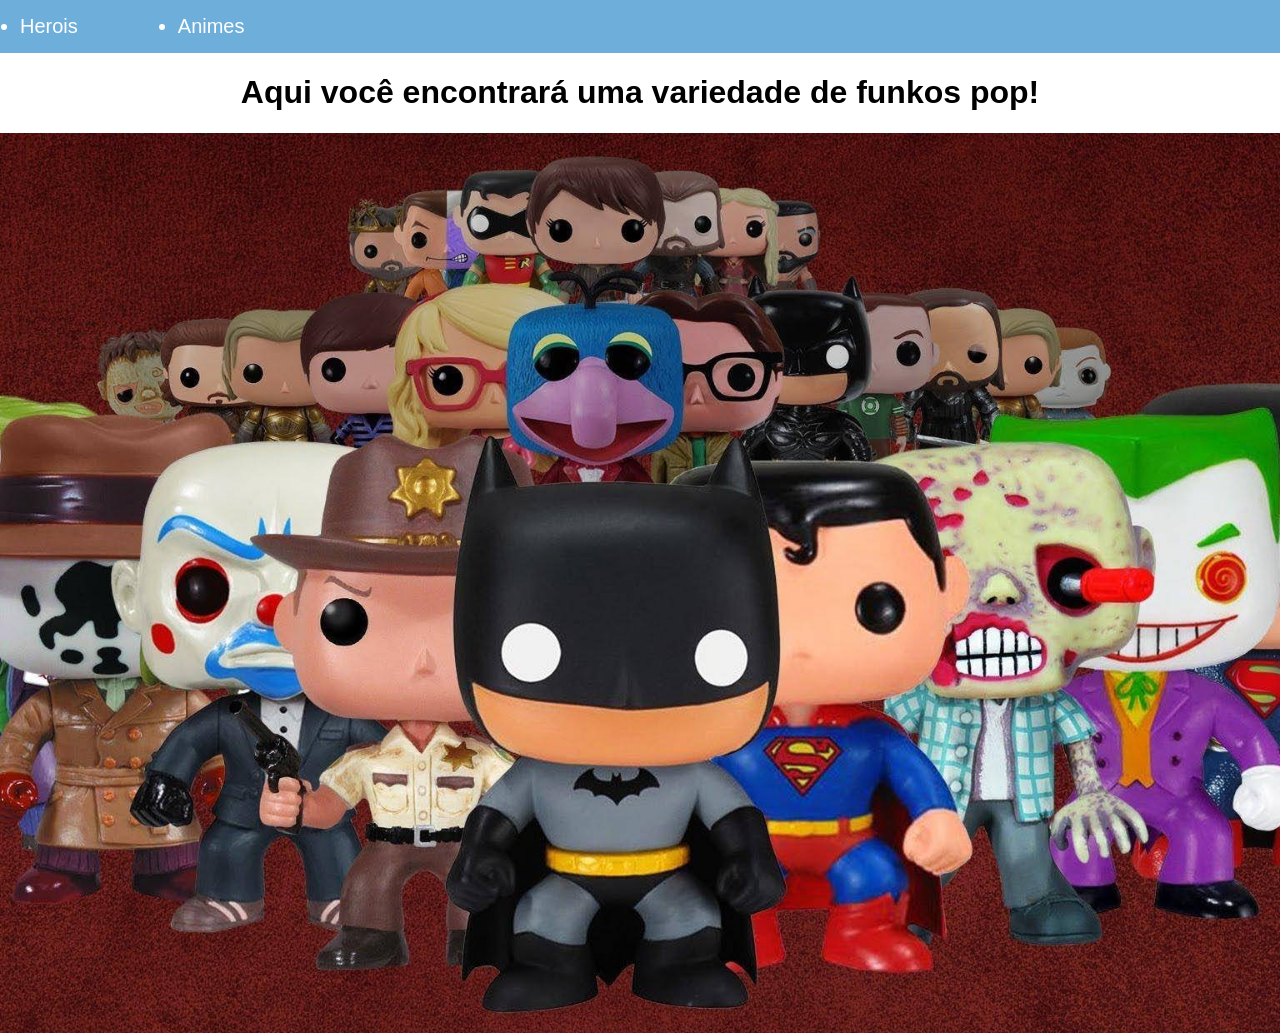
<file: index.html>
<!DOCTYPE html>
<html>
    <head>
        <title> Compre aqui</title>
    </head>
    
    <style>

        body{
            margin: 0;
            font-family: Arial, Helvetica, sans-serif;
        }
        
        .banner{
            background-image: url("fundofunkopop.jpg");
            height: 100vh; 
            background-size: cover; 
            background-position: center;
            background-repeat: no-repeat;
            display: flex;
            justify-content: center;
            align-items: center;
        }

        
        h1{ text-align: center;
            color: rgb(0, 0, 0);
        }
        nav {
            font-size: 20px;
            color: white;
            background-color: #6DAEDB; 
            padding: 15px 20px;
        }

        nav ul{
            margin: 0;
            padding: 0;
            display: flex;
            gap: 100px;
        }

        nav a{
            color: white;
            text-decoration: none;
        }

        nav a:hover{
            color:red;
        }
        
    </style>
        <nav>
            <ul>
                <li><a href="herois.html">Herois</a></li>
                <li><a href="animes.html">Animes</a></li>
            </ul>
        </nav>
    <body>
        <h1>Aqui você encontrará uma variedade de funkos pop!</h1>
        <div class="banner">

        </div>
            
    </body>
</html>
</file>
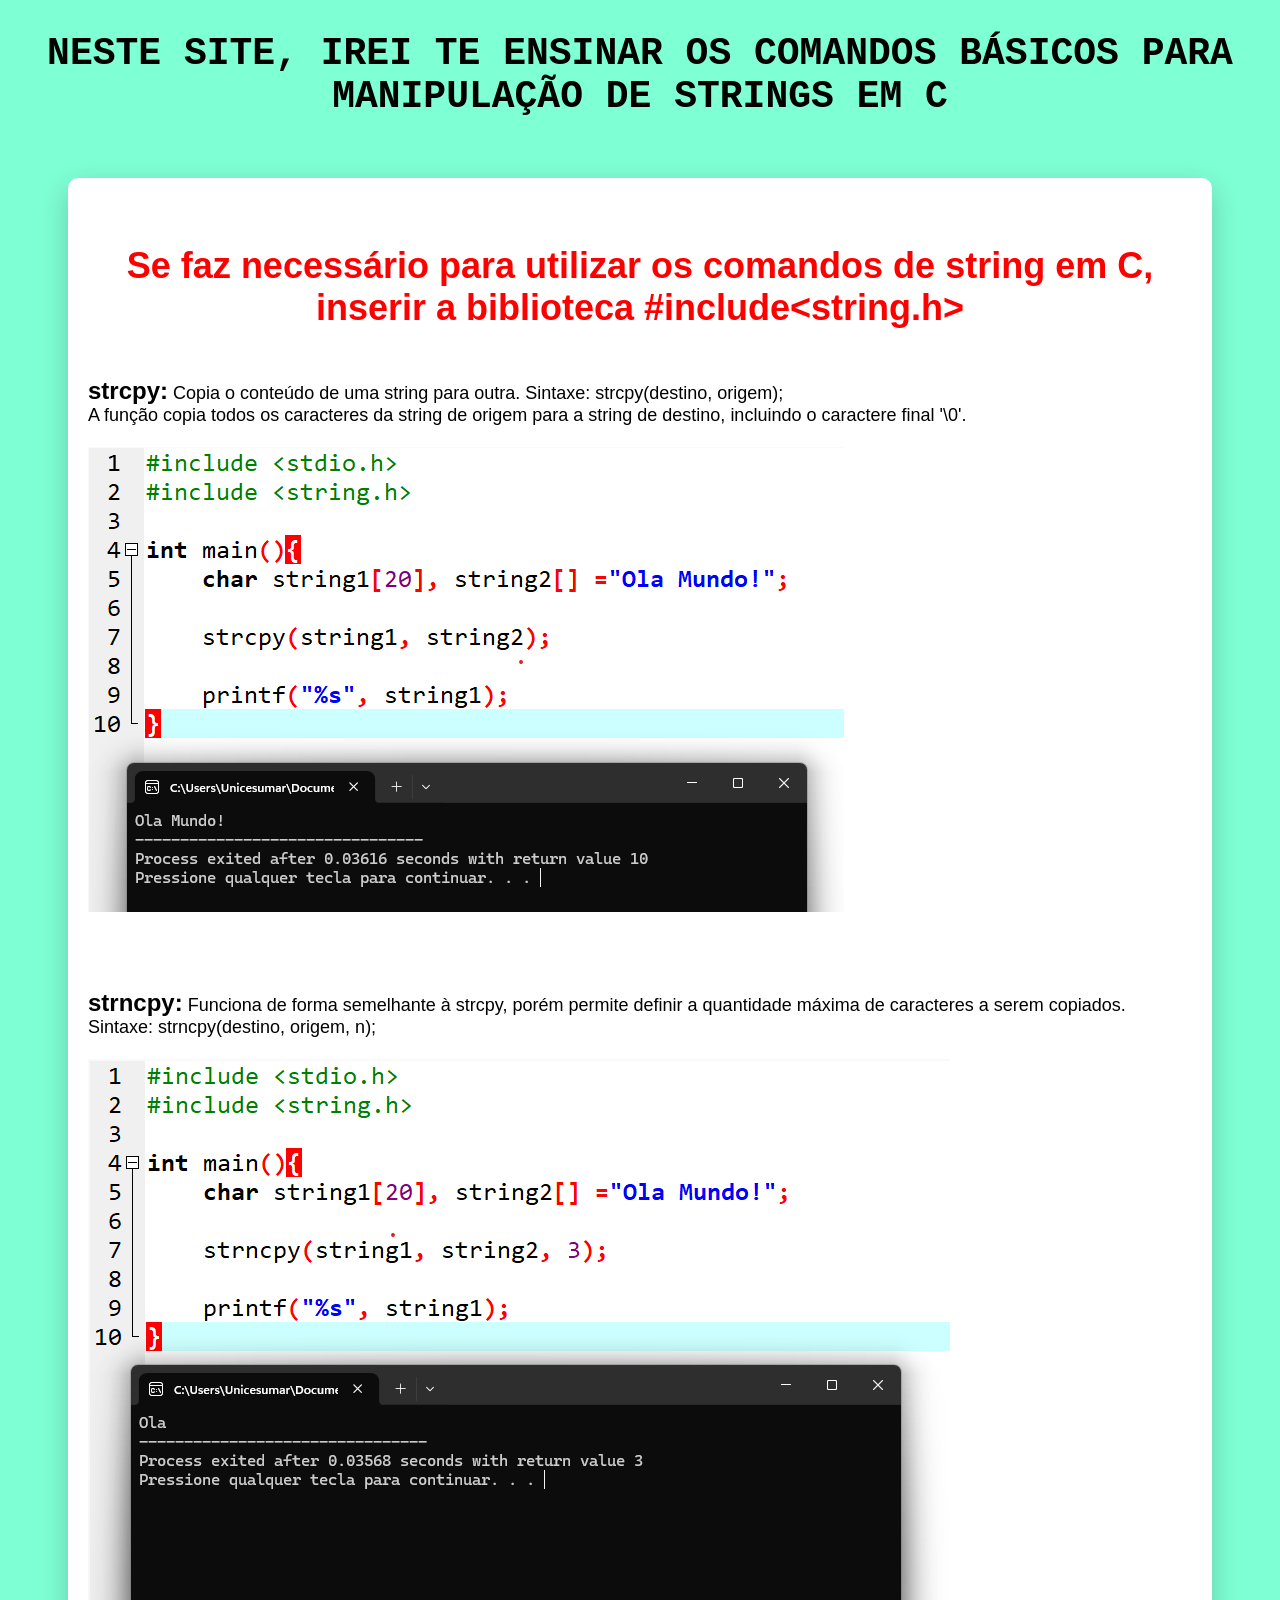
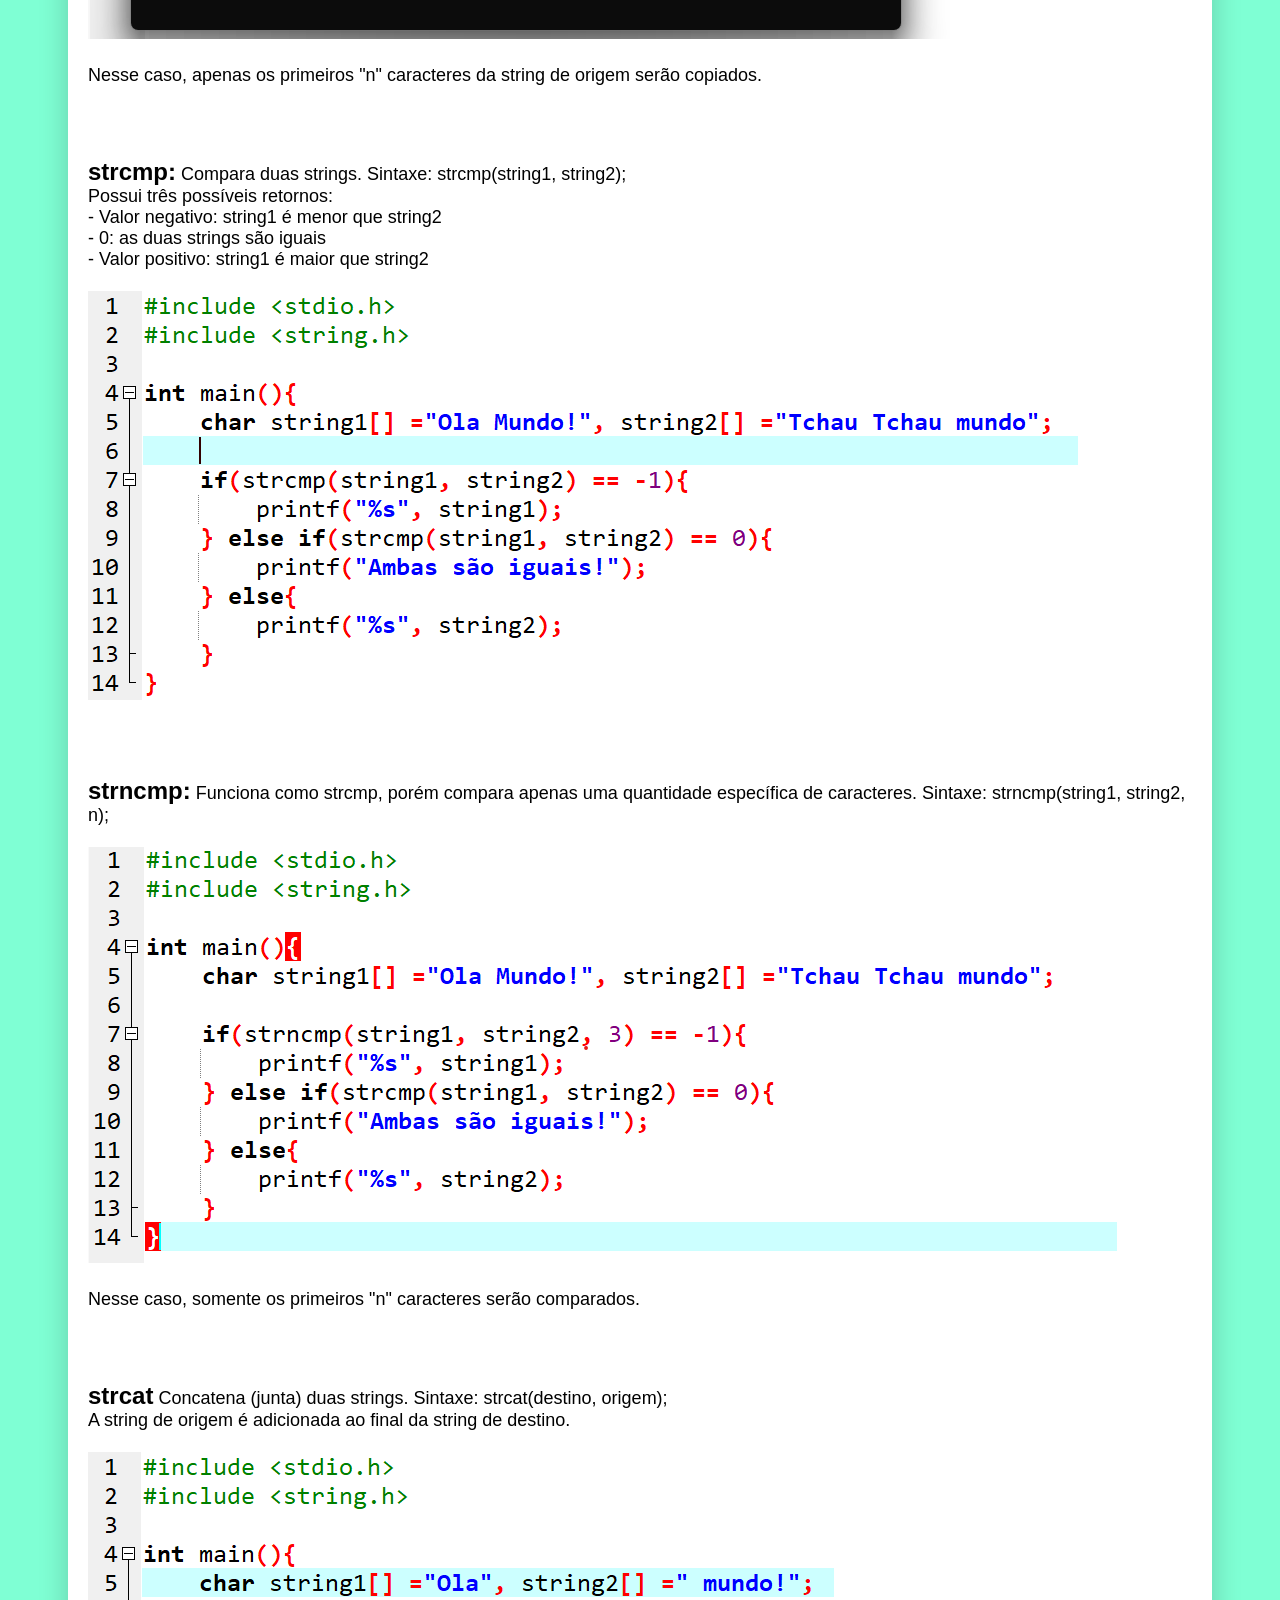
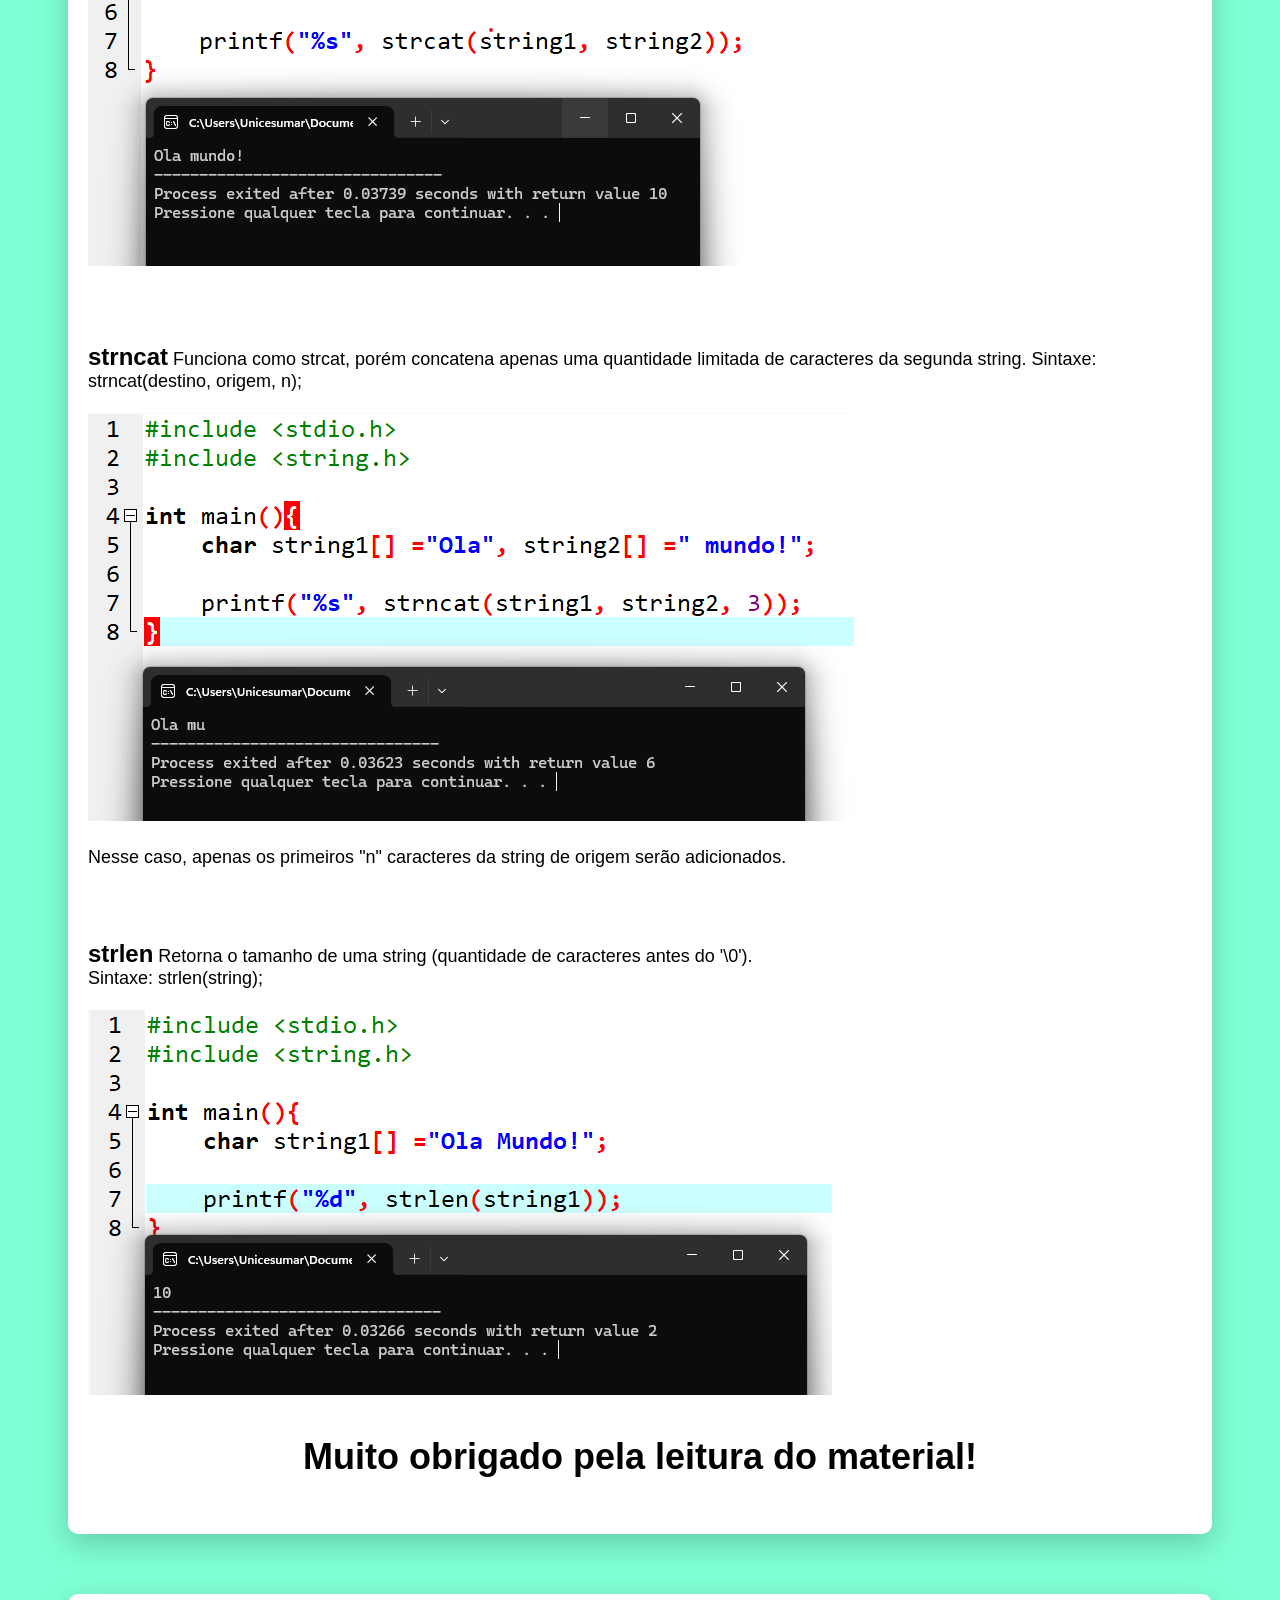
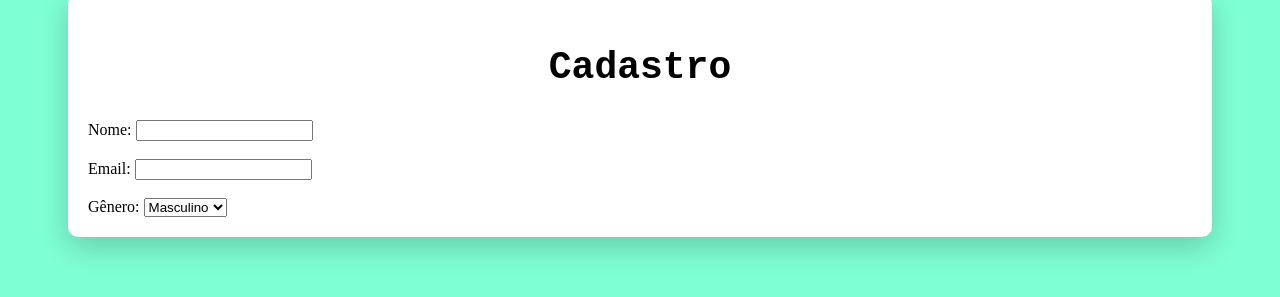
<file: atividade dacio siteestudos/index.html>
<!DOCTYPE html>
<html>

    <title>Strings em C</title>
    
        <style>
               
            body{
                background-color: aquamarine;
            }
            
            h2{
                text-align: center;
                font-family: 'Courier New', Courier, monospace;
                font-size: 38px;
            }    
            
            h3{
                text-align: center;
                font-family: 'Trebuchet MS', 'Lucida Sans Unicode', 'Lucida Grande', 'Lucida Sans', Arial, sans-serif;
                font-size: 36px;
            }

            h4{
                text-align: center;
                font-family: 'Trebuchet MS', 'Lucida Sans Unicode', 'Lucida Grande', 'Lucida Sans', Arial, sans-serif;
                font-size: 36px;
                color: red;
            }

            p{
                font-family: 'Trebuchet MS', 'Lucida Sans Unicode', 'Lucida Grande', 'Lucida Sans', Arial, sans-serif ;
                font-size: 18px;
            }

            p strong{
                font-family: 'Trebuchet MS', 'Lucida Sans Unicode', 'Lucida Grande', 'Lucida Sans', Arial, sans-serif;
                font-size: 24px;
            }

            .sobrePosto {  
                background-color: white;
	    	    margin: 60px;
				padding: 20px;
				border-radius: 10px;
				box-shadow: 0 10px 30px rgba(0,0,0,0.2);
            }
        </style>

       <head><h2>NESTE SITE, IREI TE ENSINAR OS COMANDOS BÁSICOS PARA MANIPULAÇÃO DE STRINGS EM C</h2></head>

       <div class="sobrePosto">
        <body><h4>Se faz necessário para utilizar os comandos de string em C, inserir a biblioteca #include&lt;string.h&gt;</h4>
        </body>
            <p><strong>strcpy:</strong>
                Copia o conteúdo de uma string para outra.
                Sintaxe: strcpy(destino, origem);
                <br>A função copia todos os caracteres da string de origem para a string de destino,
                incluindo o caractere final '\0'.
                <br><br>
                <img src="strcpy.png">
            
            </p>

            <br><br>

            <p><strong>strncpy:</strong>
                Funciona de forma semelhante à strcpy, porém permite definir a quantidade máxima de caracteres a serem copiados. Sintaxe: strncpy(destino, origem, n);
                <br><br>
                <img src="strncpy.png">
                <br><br>Nesse caso, apenas os primeiros "n" caracteres da string de origem serão copiados.
            </p>

            <br><br>

            <p><strong>strcmp:</strong>
                Compara duas strings. Sintaxe: strcmp(string1, string2);
                <br>Possui três possíveis retornos:
                <br>- Valor negativo: string1 é menor que string2
                <br>- 0: as duas strings são iguais
                <br>- Valor positivo: string1 é maior que string2
                <br><br>
                <img src="strcmp.png">
            </p>

            <br><br>

            <p><strong>strncmp:</strong>
                Funciona como strcmp, porém compara apenas uma quantidade específica de caracteres. Sintaxe: strncmp(string1, string2, n);
                <br><br>
                <img src="strncmp.png">
                <br><br>Nesse caso, somente os primeiros "n" caracteres serão comparados.
            </p>


            <br><br>
            
            <p><strong>strcat</strong>
                Concatena (junta) duas strings. Sintaxe: strcat(destino, origem);
                <br>A string de origem é adicionada ao final da string de destino.
                <br><br>
                <img src="strcat.png">
            </p>

            <br><br>

            <p><strong>strncat</strong>
                Funciona como strcat, porém concatena apenas uma quantidade limitada de caracteres da segunda string. Sintaxe: strncat(destino, origem, n);
                <br><br>
                <img src="strncat.png">
                <br><br>Nesse caso, apenas os primeiros "n" caracteres da string de origem serão adicionados.
            </p>

            <br><br>

            <p><strong>strlen</strong>
                Retorna o tamanho de uma string (quantidade de caracteres antes do '\0').
                <br>Sintaxe: strlen(string);
                <br><br>
                <img src="strlen.png">
            </p>
            <h3>Muito obrigado pela leitura do material!</h3>
        </div>

        <div class="sobrePosto">
        <form title="Cadastro">
        <h2>Cadastro</h2>
            <label for="Nome">Nome:</label>
            <input type="text" id="nome" name="nome" required>

            <br><br>

            <label for="email">Email:</label>
            <input type="email" id="email" name="email" required>

            <br><br>

            <label for="genero">Gênero:</label>
                <select id="genero" name="genero">
                    <option value="masculino">Masculino</option>
                    <option value="feminino">Feminino</option>
                    <option value="outro">Outro</option>
            </select>

        </div>
</html>
</file>
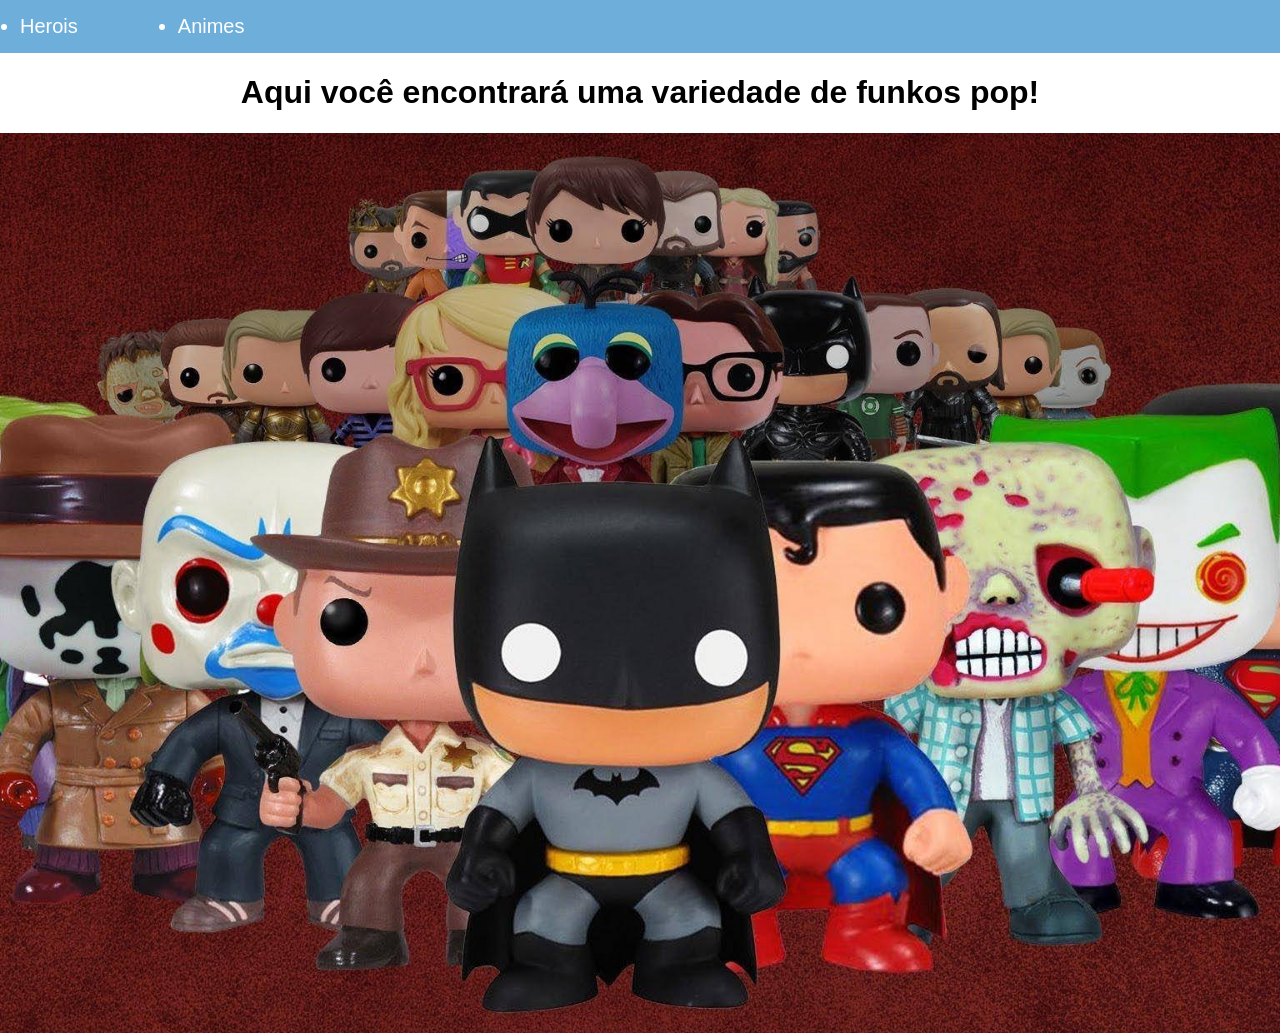
<file: atividade dacio/index.html>
<!DOCTYPE html>
<html>
    <head>
        <title> Compre aqui</title>
    </head>
    
    <style>

        body{
            margin: 0;
            font-family: Arial, Helvetica, sans-serif;
        }
        
        .banner{
            background-image: url("fundofunkopop.jpg");
            height: 100vh; 
            background-size: cover; 
            background-position: center;
            background-repeat: no-repeat;
            display: flex;
            justify-content: center;
            align-items: center;
        }

        
        h1{ text-align: center;
            color: rgb(0, 0, 0);
        }
        nav {
            font-size: 20px;
            color: white;
            background-color: #6DAEDB; 
            padding: 15px 20px;
        }

        nav ul{
            margin: 0;
            padding: 0;
            display: flex;
            gap: 100px;
        }

        nav a{
            color: white;
            text-decoration: none;
        }

        nav a:hover{
            color:red;
        }
        
    </style>
        <nav>
            <ul>
                <li><a href="herois.html">Herois</a></li>
                <li><a href="animes.html">Animes</a></li>
            </ul>
        </nav>
    <body>
        <h1>Aqui você encontrará uma variedade de funkos pop!</h1>
        <div class="banner">

        </div>
            
    </body>
</html>
</file>
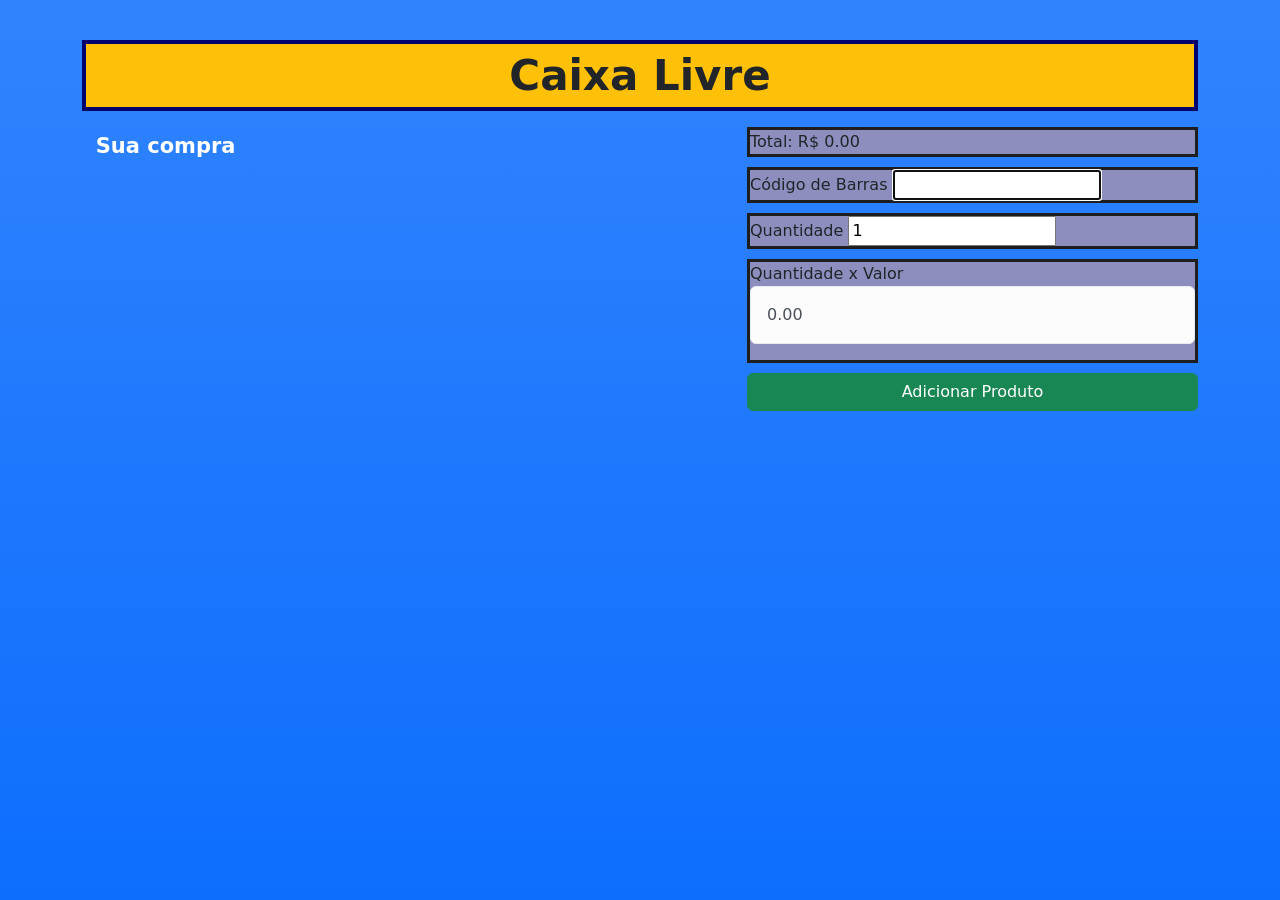
<file: dacio/index.html>
<!DOCTYPE html>
<html lang="pt-br">
    <head>
        <meta charset="UTF-8">
        <meta name="viewport" content="width=device-width, initial-scale=1">
        <title>CAIXA LIVRE</title>
         <link href="https://cdn.jsdelivr.net/npm/bootstrap@5.3.8/dist/css/bootstrap.min.css" rel="stylesheet" integrity="sha384-sRIl4kxILFvY47J16cr9ZwB07vP4J8+LH7qKQnuqkuIAvNWLzeN8tE5YBujZqJLB" crossorigin="anonymous">
        
        
        <style>
            .topo{
                background-color: #ffc107;
                text-align: center;
                font-size: 42px;
                font-weight: bold;
                border: 4px solid #01026b;
            }

            .painel{
                background: #8e8ebe;
                padding: 10;
                margin-bottom: 10px;
                border: 3px solid #1e1e1e;
            }

            body{
                min-height: 100vh;
            }
        </style>
    
    </head>


    <body class="bg-primary bg-gradient">
        
        <div id="Alert"><br></div>
            
            <div class="container mt-3">

                <div class="topo">Caixa Livre</div>

                    <div class="row mt-3">

                            <div class="col-md-7">
                                <h3 clas="text-white"><span class="badge text">Sua compra</span></h3>
                                <ul id="lista" class="list-group lista"></ul>
                            </div>

                    <div class="col-md-5">
                        <div class="painel"> Total: R$ <span id="Total">0.00</span></div>
                    

                        <div class="painel">
                            <label>Código de Barras</label>
                            <input type="text" id="cod" class="from-control">
                        </div>

                        <div class="painel">
                            <label>Quantidade</label>
                            <input type="number" id="cod" class="from-control" value="1">
                        </div>

                        <div class="painel">
                            <label>Quantidade x Valor</label>
                            <div class="alert alert-light" role="alert"><span id="qtdXun">0.00</span></div>
                        </div>
                        
                        <button class="btn btn-success w-100" onclick="addProduto()">
                            Adicionar Produto
                        </button>

                    </div>

                </div>

            </div>

    </body>
    <script src="script.js"></script>
</html>
</file>
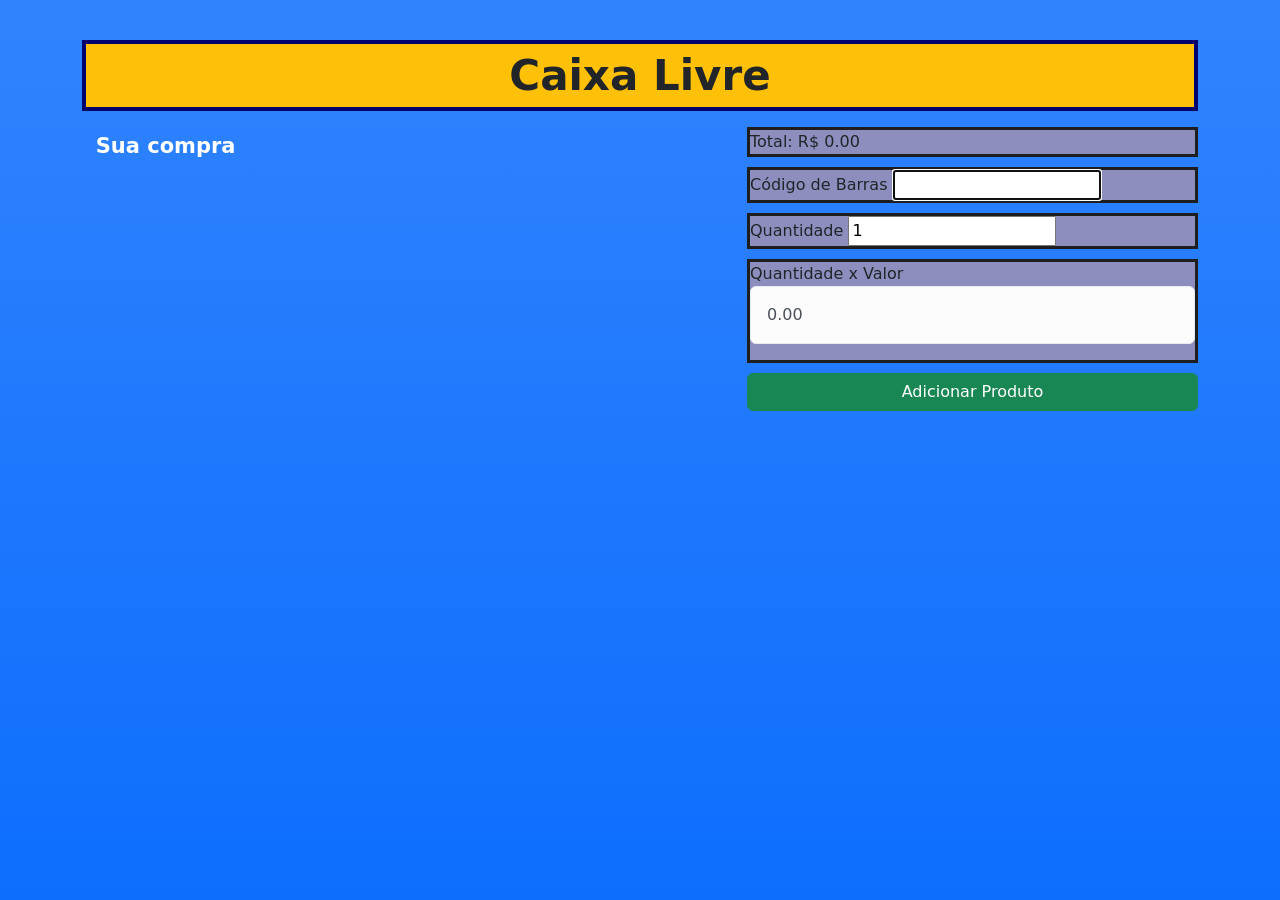
<file: dacio2/index.html>
<!DOCTYPE html>
<html lang="pt-br">
    <head>
        <meta charset="UTF-8">
        <meta name="viewport" content="width=device-width, initial-scale=1">
        <title>CAIXA LIVRE</title>
         <link href="https://cdn.jsdelivr.net/npm/bootstrap@5.3.8/dist/css/bootstrap.min.css" rel="stylesheet" integrity="sha384-sRIl4kxILFvY47J16cr9ZwB07vP4J8+LH7qKQnuqkuIAvNWLzeN8tE5YBujZqJLB" crossorigin="anonymous">
        
        
        <style>
            .topo{
                background-color: #ffc107;
                text-align: center;
                font-size: 42px;
                font-weight: bold;
                border: 4px solid #01026b;
            }

            .painel{
                background: #8e8ebe;
                padding: 10;
                margin-bottom: 10px;
                border: 3px solid #1e1e1e;
            }

            body{
                min-height: 100vh;
            }
        </style>
    
    </head>


    <body class="bg-primary bg-gradient">
        
        <div id="Alert"><br></div>
            
            <div class="container mt-3">

                <div class="topo">Caixa Livre</div>

                    <div class="row mt-3">

                            <div class="col-md-7">
                                <h3 clas="text-white"><span class="badge text">Sua compra</span></h3>
                                <ul id="lista" class="list-group lista"></ul>
                            </div>

                    <div class="col-md-5">
                        <div class="painel"> Total: R$ <span id="Total">0.00</span></div>
                    

                        <div class="painel">
                            <label>Código de Barras</label>
                            <input type="text" id="cod" class="from-control">
                        </div>

                        <div class="painel">
                            <label>Quantidade</label>
                            <input type="number" id="cod" class="from-control" value="1">
                        </div>

                        <div class="painel">
                            <label>Quantidade x Valor</label>
                            <div class="alert alert-light" role="alert"><span id="qtdXun">0.00</span></div>
                        </div>
                        
                        <button class="btn btn-success w-100" onclick="addProduto()">
                            Adicionar Produto
                        </button>

                    </div>

                </div>

            </div>

    </body>
    <script src="script.js"></script>
</html>
</file>
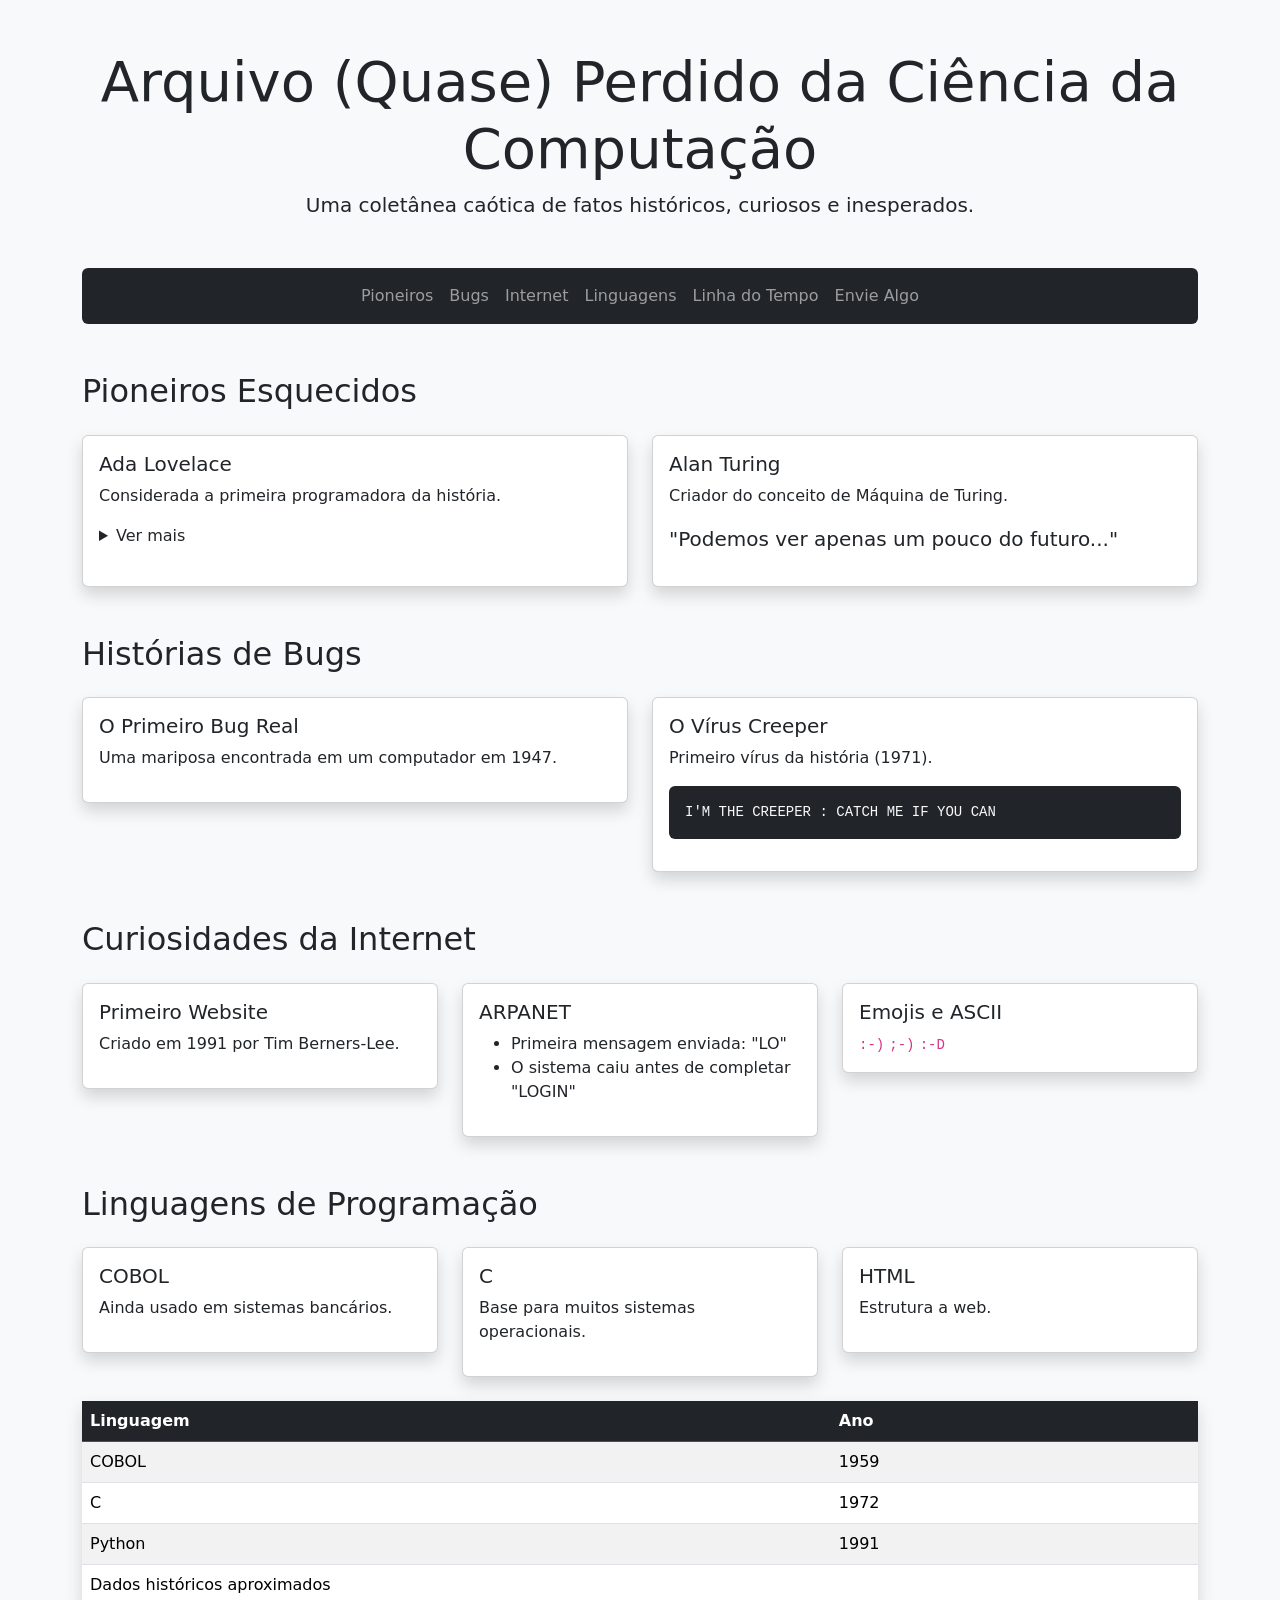
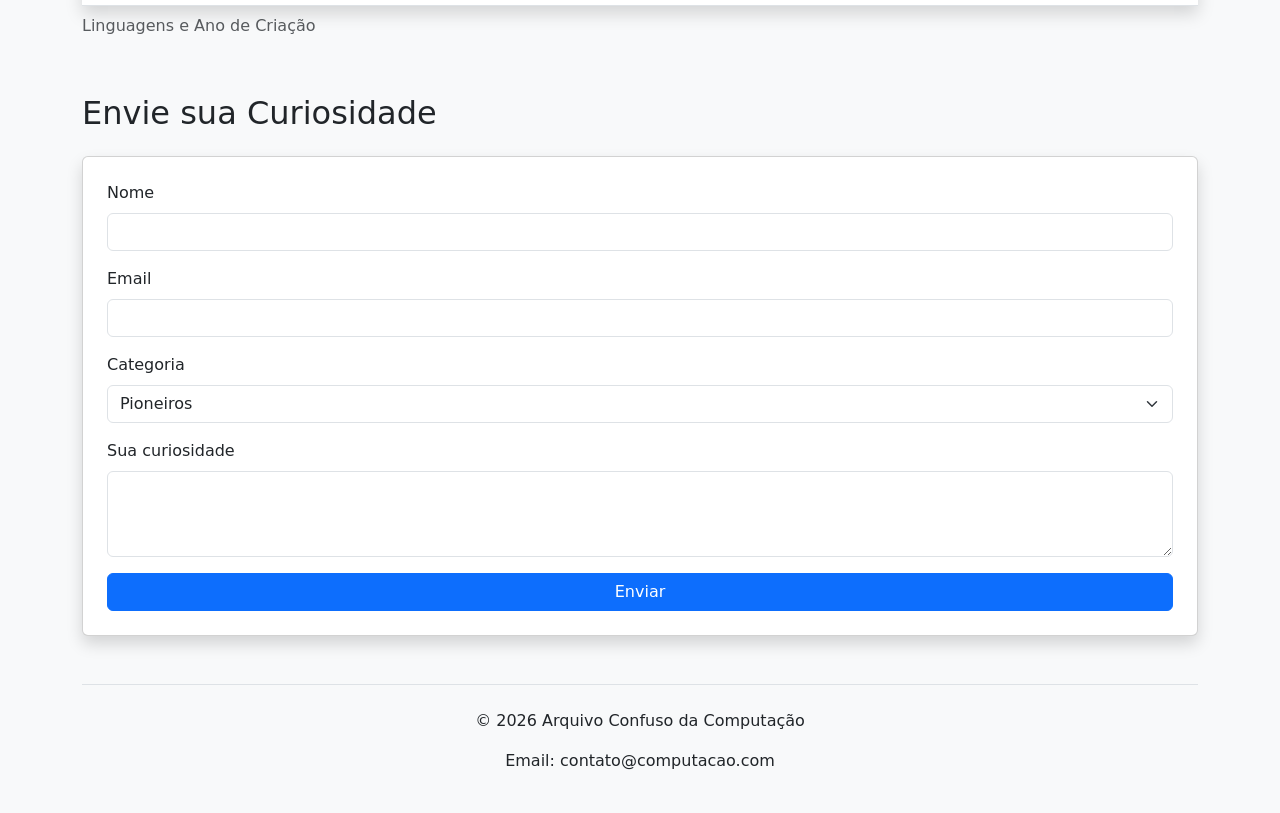
<file: daciobootstrap/index.html>
<!DOCTYPE html>
<html lang="pt-br">
<head>
<meta charset="UTF-8">
<meta name="description" content="Curiosidades e fatos históricos da Ciência da Computação">
<meta name="author" content="Portal Computação">
<meta name="viewport" content="width=device-width, initial-scale=1.0">

<title>Arquivo Confuso da Computação</title>

<link href="https://cdn.jsdelivr.net/npm/bootstrap@5.3.2/dist/css/bootstrap.min.css" rel="stylesheet">

</head>

<body class="bg-light">

<div class="container">

<header class="text-center my-5">
<h1 class="display-4">Arquivo (Quase) Perdido da Ciência da Computação</h1>
<p class="lead">Uma coletânea caótica de fatos históricos, curiosos e inesperados.</p>
</header>

<nav class="navbar navbar-expand-lg navbar-dark bg-dark rounded mb-5">
<div class="container-fluid">

<button class="navbar-toggler" type="button" data-bs-toggle="collapse" data-bs-target="#menu">
<span class="navbar-toggler-icon"></span>
</button>

<div class="collapse navbar-collapse" id="menu">
<ul class="navbar-nav mx-auto">

<li class="nav-item"><a class="nav-link" href="#pioneiros">Pioneiros</a></li>
<li class="nav-item"><a class="nav-link" href="#bugs">Bugs</a></li>
<li class="nav-item"><a class="nav-link" href="#internet">Internet</a></li>
<li class="nav-item"><a class="nav-link" href="#linguagens">Linguagens</a></li>
<li class="nav-item"><a class="nav-link" href="#linha-do-tempo">Linha do Tempo</a></li>
<li class="nav-item"><a class="nav-link" href="#formulario">Envie Algo</a></li>

</ul>
</div>
</div>
</nav>

<main>

<section id="pioneiros" class="mb-5">

<h2 class="mb-4">Pioneiros Esquecidos</h2>

<div class="row g-4">

<div class="col-md-6">
<div class="card h-100 shadow">

<div class="card-body">

<h5 class="card-title">Ada Lovelace</h5>

<p class="card-text">
Considerada a primeira programadora da história.
</p>

<details>
<summary>Ver mais</summary>
<p>Ela escreveu um algoritmo para a Máquina Analítica no século XIX.</p>
</details>

</div>
</div>
</div>

<div class="col-md-6">
<div class="card h-100 shadow">

<div class="card-body">

<h5 class="card-title">Alan Turing</h5>

<p>Criador do conceito de Máquina de Turing.</p>

<blockquote class="blockquote">
<p>"Podemos ver apenas um pouco do futuro..."</p>
</blockquote>

</div>
</div>
</div>

</div>

</section>

<section id="bugs" class="mb-5">

<h2 class="mb-4">Histórias de Bugs</h2>

<div class="row g-4">

<div class="col-md-6">
<div class="card shadow">
<div class="card-body">

<h5>O Primeiro Bug Real</h5>

<p>Uma mariposa encontrada em um computador em 1947.</p>

</div>
</div>
</div>

<div class="col-md-6">
<div class="card shadow">
<div class="card-body">

<h5>O Vírus Creeper</h5>

<p>Primeiro vírus da história (1971).</p>

<pre class="bg-dark text-light p-3 rounded">
I'M THE CREEPER : CATCH ME IF YOU CAN
</pre>

</div>
</div>
</div>

</div>

</section>

<section id="internet" class="mb-5">

<h2 class="mb-4">Curiosidades da Internet</h2>

<div class="row g-4">

<div class="col-md-4">
<div class="card shadow">
<div class="card-body">

<h5>Primeiro Website</h5>
<p>Criado em 1991 por Tim Berners-Lee.</p>

</div>
</div>
</div>

<div class="col-md-4">
<div class="card shadow">
<div class="card-body">

<h5>ARPANET</h5>

<ul>
<li>Primeira mensagem enviada: "LO"</li>
<li>O sistema caiu antes de completar "LOGIN"</li>
</ul>

</div>
</div>
</div>

<div class="col-md-4">
<div class="card shadow">
<div class="card-body">

<h5>Emojis e ASCII</h5>

<code>:-)</code>
<code>;-)</code>
<code>:-D</code>

</div>
</div>
</div>

</div>

</section>

<section id="linguagens" class="mb-5">

<h2 class="mb-4">Linguagens de Programação</h2>

<div class="row g-4 mb-4">

<div class="col-md-4">
<div class="card shadow"><div class="card-body">
<h5>COBOL</h5>
<p>Ainda usado em sistemas bancários.</p>
</div></div>
</div>

<div class="col-md-4">
<div class="card shadow"><div class="card-body">
<h5>C</h5>
<p>Base para muitos sistemas operacionais.</p>
</div></div>
</div>

<div class="col-md-4">
<div class="card shadow"><div class="card-body">
<h5>HTML</h5>
<p>Estrutura a web.</p>
</div></div>
</div>

</div>

<table class="table table-striped table-hover shadow">

<caption>Linguagens e Ano de Criação</caption>

<thead class="table-dark">
<tr>
<th>Linguagem</th>
<th>Ano</th>
</tr>
</thead>

<tbody>

<tr>
<td>COBOL</td>
<td>1959</td>
</tr>

<tr>
<td>C</td>
<td>1972</td>
</tr>

<tr>
<td>Python</td>
<td>1991</td>
</tr>

</tbody>

<tfoot>
<tr>
<td colspan="2">Dados históricos aproximados</td>
</tr>
</tfoot>

</table>

</section>

<section id="formulario" class="mb-5">

<h2 class="mb-4">Envie sua Curiosidade</h2>

<form class="card p-4 shadow">

<div class="mb-3">

<label class="form-label">Nome</label>
<input type="text" class="form-control">

</div>

<div class="mb-3">

<label class="form-label">Email</label>
<input type="email" class="form-control">

</div>

<div class="mb-3">

<label class="form-label">Categoria</label>

<select class="form-select">

<option>Pioneiros</option>
<option>Bugs</option>
<option>Internet</option>
<option>Linguagens</option>

</select>

</div>

<div class="mb-3">

<label class="form-label">Sua curiosidade</label>
<textarea class="form-control" rows="3"></textarea>

</div>

<button class="btn btn-primary">Enviar</button>

</form>

</section>

</main>

<footer class="text-center py-4 mt-5 border-top">

<p>© 2026 Arquivo Confuso da Computação</p>
<p>Email: contato@computacao.com</p>

</footer>

</div>

<script src="https://cdn.jsdelivr.net/npm/bootstrap@5.3.2/dist/js/bootstrap.bundle.min.js"></script>

</body>
</html>
</file>
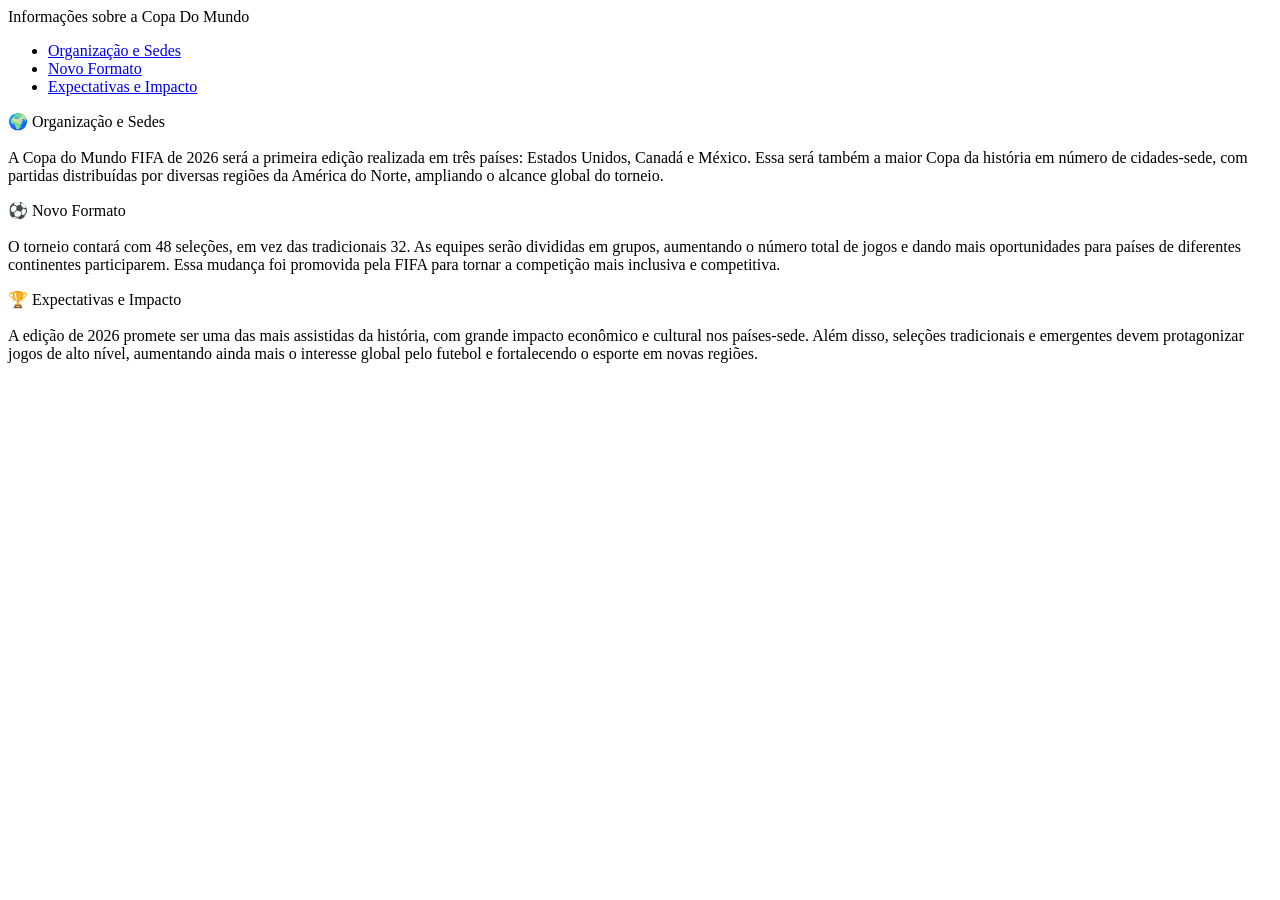
<file: provadacio/ativ1/index.html>
<!DOCTYPE html>
<html>
    <title>Atividade 1</title>

    <body>
        <head>Informações sobre a Copa Do Mundo</head>
        <nav>
            <ul>
            <li><a href="#Organizacao">Organização e Sedes</a></li>
            <li><a href="#Formato">Novo Formato</a></li>
            <li><a href="#Expectativas">Expectativas e Impacto</a></li>
        </ul>
        </nav>

        <section id="Organizacao">
        <p>🌍 Organização e Sedes</br></br>
            A Copa do Mundo FIFA de 2026 será a primeira edição realizada em três países: Estados Unidos, Canadá e México. 
            Essa será também a maior Copa da história em número de cidades-sede, com partidas distribuídas por diversas regiões 
            da América do Norte, ampliando o alcance global do torneio.</p>
        </section>

        <section id="Formato">
        <p>⚽ Novo Formato</br></br>
                O torneio contará com 48 seleções, em vez das tradicionais 32. As equipes serão divididas em grupos, aumentando o número total de
                jogos e dando mais oportunidades para países de diferentes continentes participarem. Essa mudança foi promovida pela FIFA para 
                tornar a competição mais inclusiva e competitiva.</p>
        </section>

        <section id="Expectativas">
        <p>🏆 Expectativas e Impacto</br></br>
                A edição de 2026 promete ser uma das mais assistidas da história, com grande impacto econômico e 
                cultural nos países-sede. Além disso, seleções tradicionais e emergentes devem protagonizar jogos de alto nível, aumentando ainda mais o 
                interesse global pelo futebol e fortalecendo o esporte em novas regiões.</p>
        </section>
    </body>
</html>
</file>
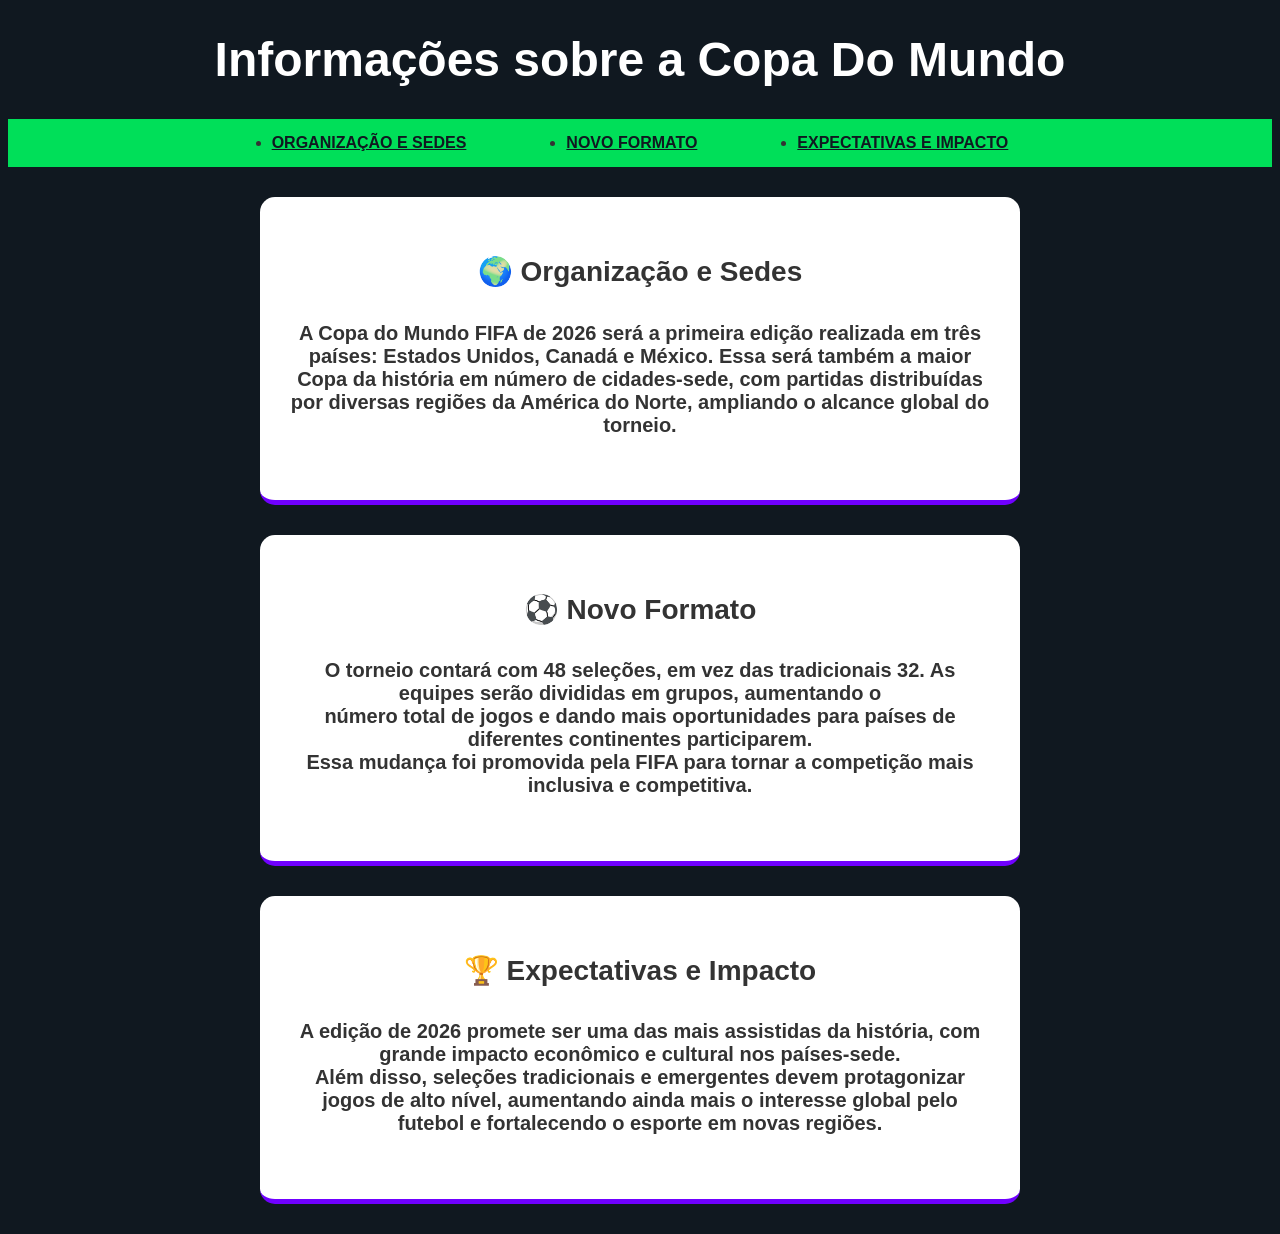
<file: provadacio/atv2/index.html>
<!DOCTYPE html>
<html>
    <title>Atividade 2</title>
    <link rel="stylesheet" href="style.css">
    <body>
        <head><h1>Informações sobre a Copa Do Mundo</h1></head>
        <nav>
            <ul>
            <li><a href="#Organizacao">Organização e Sedes</a></li>
            <li><a href="#Formato">Novo Formato</a></li>
            <li><a href="#Expectativas">Expectativas e Impacto</a></li>
        </ul>
        </nav>

        <section id="Organizacao" class="container">
        <p><h3>🌍 Organização e Sedes</h3>
            <h5>A Copa do Mundo FIFA de 2026 será a primeira edição realizada em três países: Estados Unidos, Canadá e México. 
            Essa será também a maior Copa da história em número de cidades-sede, com partidas distribuídas por diversas regiões 
            da América do Norte, ampliando o alcance global do torneio.</h5></p>
        </section>

            <section id="Formato" class="container">
            <p><h3>⚽ Novo Formato</h3>
                    <h5>O torneio contará com 48 seleções, em vez das tradicionais 32. As equipes serão divididas em grupos, aumentando o </br>número total de
                    jogos e dando mais oportunidades para países de diferentes continentes participarem.</br> Essa mudança foi promovida pela FIFA para 
                    tornar a competição mais inclusiva e competitiva.</h5></p>
            </section>

        <section id="Expectativas" class="container">
        <p><h3>🏆 Expectativas e Impacto</h3>
                <h5>A edição de 2026 promete ser uma das mais assistidas da história, com grande impacto econômico e 
                cultural nos países-sede. </br>Além disso, seleções tradicionais e emergentes devem protagonizar jogos de alto nível, aumentando ainda mais o 
                interesse global pelo futebol e fortalecendo o esporte em novas regiões.</h5></p>
        </section>
    </body>
</html>
</file>
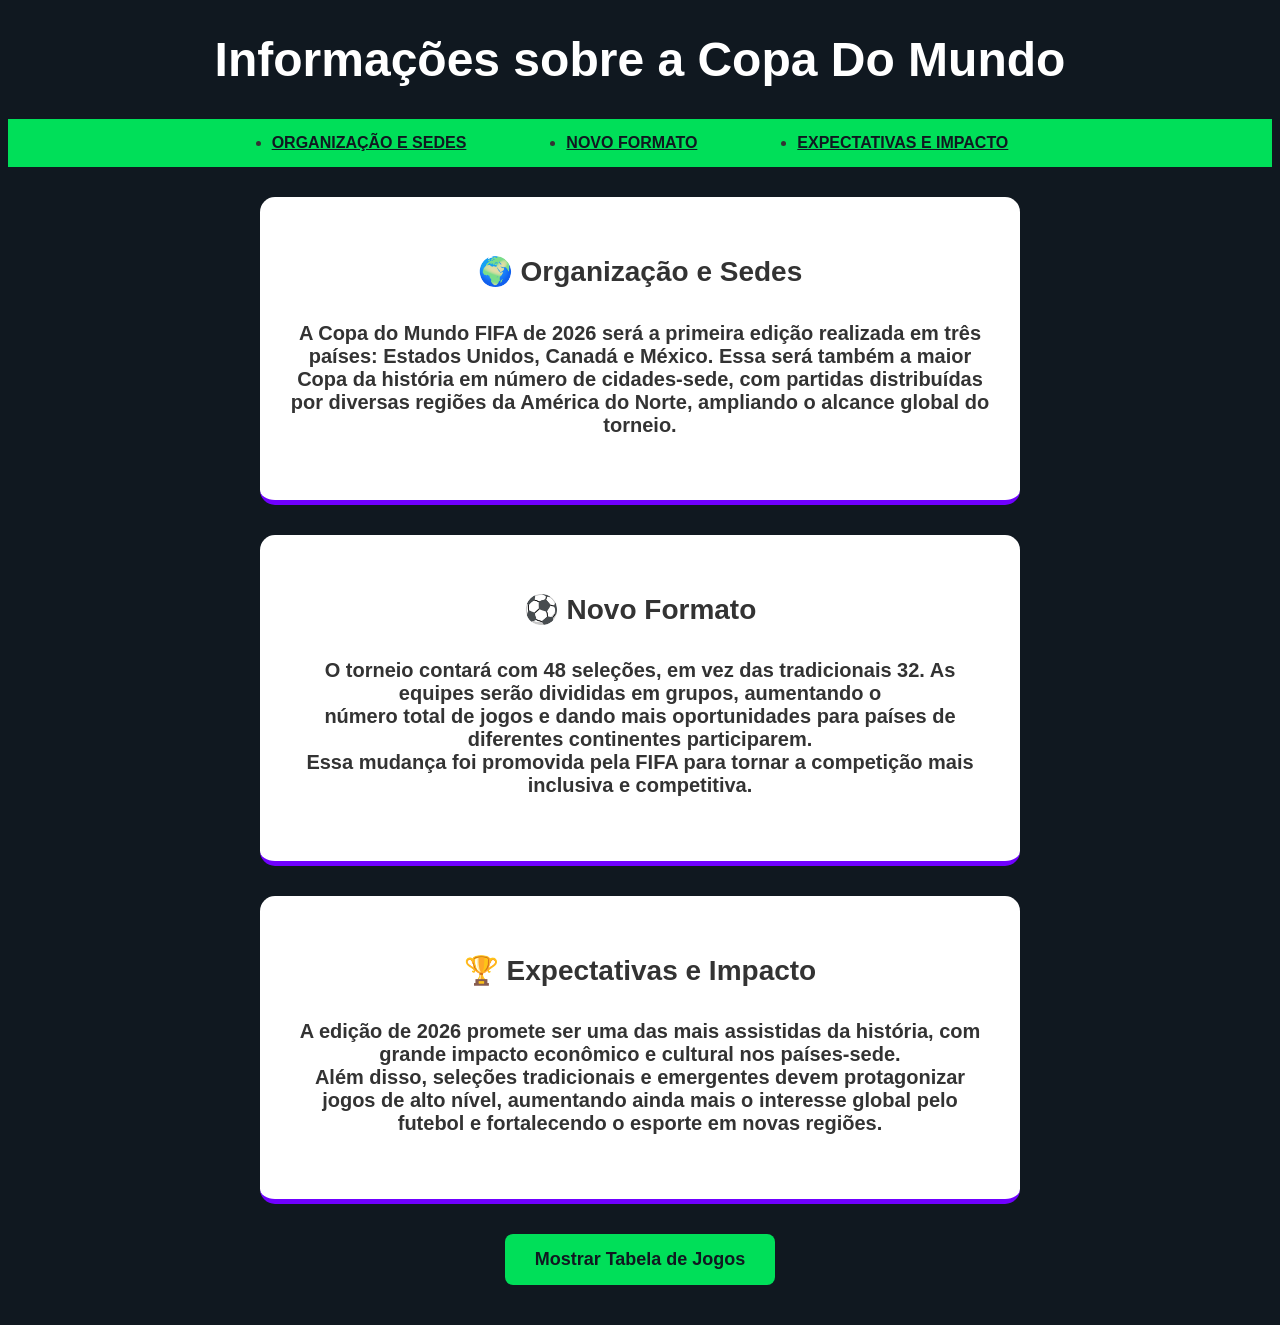
<file: provadacio/atv3/index.html>
<!DOCTYPE html>
<html lang="pt-BR">
<head>
    <meta charset="UTF-8">
    <title>Atividade 3</title>
    <link rel="stylesheet" href="style.css">
</head>
<body>
    <h1>Informações sobre a Copa Do Mundo</h1>
    <nav>
        <ul>
            <li><a href="#Organizacao">Organização e Sedes</a></li>
            <li><a href="#Formato">Novo Formato</a></li>
            <li><a href="#Expectativas">Expectativas e Impacto</a></li>
        </ul>
    </nav>

    <section id="Organizacao" class="container">
        <h3>🌍 Organização e Sedes</h3>
        <h5>A Copa do Mundo FIFA de 2026 será a primeira edição realizada em três países: Estados Unidos, Canadá e México. 
        Essa será também a maior Copa da história em número de cidades-sede, com partidas distribuídas por diversas regiões 
        da América do Norte, ampliando o alcance global do torneio.</h5>
    </section>

    <section id="Formato" class="container">
        <h3>⚽ Novo Formato</h3>
        <h5>O torneio contará com 48 seleções, em vez das tradicionais 32. As equipes serão divididas em grupos, aumentando o <br>número total de
        jogos e dando mais oportunidades para países de diferentes continentes participarem.<br> Essa mudança foi promovida pela FIFA para 
        tornar a competição mais inclusiva e competitiva.</h5>
    </section>

    <section id="Expectativas" class="container">
        <h3>🏆 Expectativas e Impacto</h3>
        <h5>A edição de 2026 promete ser uma das mais assistidas da história, com grande impacto econômico e 
        cultural nos países-sede. <br>Além disso, seleções tradicionais e emergentes devem protagonizar jogos de alto nível, aumentando ainda mais o 
        interesse global pelo futebol e fortalecendo o esporte em novas regiões.</h5>
    </section>

    <div style="text-align: center; margin-bottom: 40px;">
        <button onclick="mostrarTabela()" style="padding: 15px 30px; font-size: 18px; background-color: #00DF59; color: #101820; font-weight: bold; border: none; border-radius: 8px; cursor: pointer;">
            Mostrar Tabela de Jogos
        </button>
    </div>

    <script>
        function mostrarTabela() {
            // Verifica se a imagem já existe na tela
            if (document.getElementById('Tabela_Jogos.png')) {
                return;
            }

            // CORREÇÃO: A tag deve ser 'img'
            const img = document.createElement('img');

            // AJUSTE: Extensão alterada para .png
            img.src = 'Tabela_Jogos.png'; 
            
            img.id = 'Tabela_Jogos.png';
            img.alt = 'Tabela Oficial de Jogos - Copa do Mundo 2026';
          
            img.style.display = 'block';
            img.style.margin = '0 auto 50px auto'; 
            img.style.maxWidth = '90%'; 
            img.style.borderRadius = '15px'; 
            
            document.body.appendChild(img);
        }
    </script>
</body>
</html>
</file>
<file: provadacio/atv2/style.css>
body {
    background-color: #101820; /* Fundo Escuro */
    color: #333; /* Texto principal */
    font-family: sans-serif;
}

nav {
    background-color: #00DF59; /* Verde Vibrante */
    padding: 15px;
    border-radius: 0; /* Menu de ponta a ponta fica mais moderno */
}

nav a {
    color: #101820;
    font-weight: bold;
    text-transform: uppercase;
}

nav ul{
        margin: 0;
        padding: 0;
        display: flex;
        gap: 100px;
        justify-content: center;
    }

.container {
    background-color: #FFFFFF; /* Caixas brancas para destacar no fundo escuro */
    border-bottom: 5px solid #7000FF; /* Detalhe em roxo no rodapé da caixa */
    padding: 30px;
    margin: 30px auto;
    border-radius: 15px;
    width: 85%;
    max-width: 700px;
}

    p{
        text-align: center;
    }

    h1{
        text-align: center;
        color: #FFFFFF;
        font-size: 48px;
    }

    h3{
        text-align: center;
        font-size: 28px;
    }

    h5{
        text-align: center;
        font-size: 20px;
    }
</file>
<file: provadacio/atv3/style.css>
body {
    background-color: #101820; /* Fundo Escuro */
    color: #333; /* Texto principal */
    font-family: sans-serif;
}

nav {
    background-color: #00DF59; /* Verde Vibrante */
    padding: 15px;
    border-radius: 0; /* Menu de ponta a ponta fica mais moderno */
}

nav a {
    color: #101820;
    font-weight: bold;
    text-transform: uppercase;
}

nav ul{
        margin: 0;
        padding: 0;
        display: flex;
        gap: 100px;
        justify-content: center;
    }

.container {
    background-color: #FFFFFF; /* Caixas brancas para destacar no fundo escuro */
    border-bottom: 5px solid #7000FF; /* Detalhe em roxo no rodapé da caixa */
    padding: 30px;
    margin: 30px auto;
    border-radius: 15px;
    width: 85%;
    max-width: 700px;
}

    p{
        text-align: center;
    }

    h1{
        text-align: center;
        color: #FFFFFF;
        font-size: 48px;
    }

    h3{
        text-align: center;
        font-size: 28px;
    }

    h5{
        text-align: center;
        font-size: 20px;
    }
</file>
